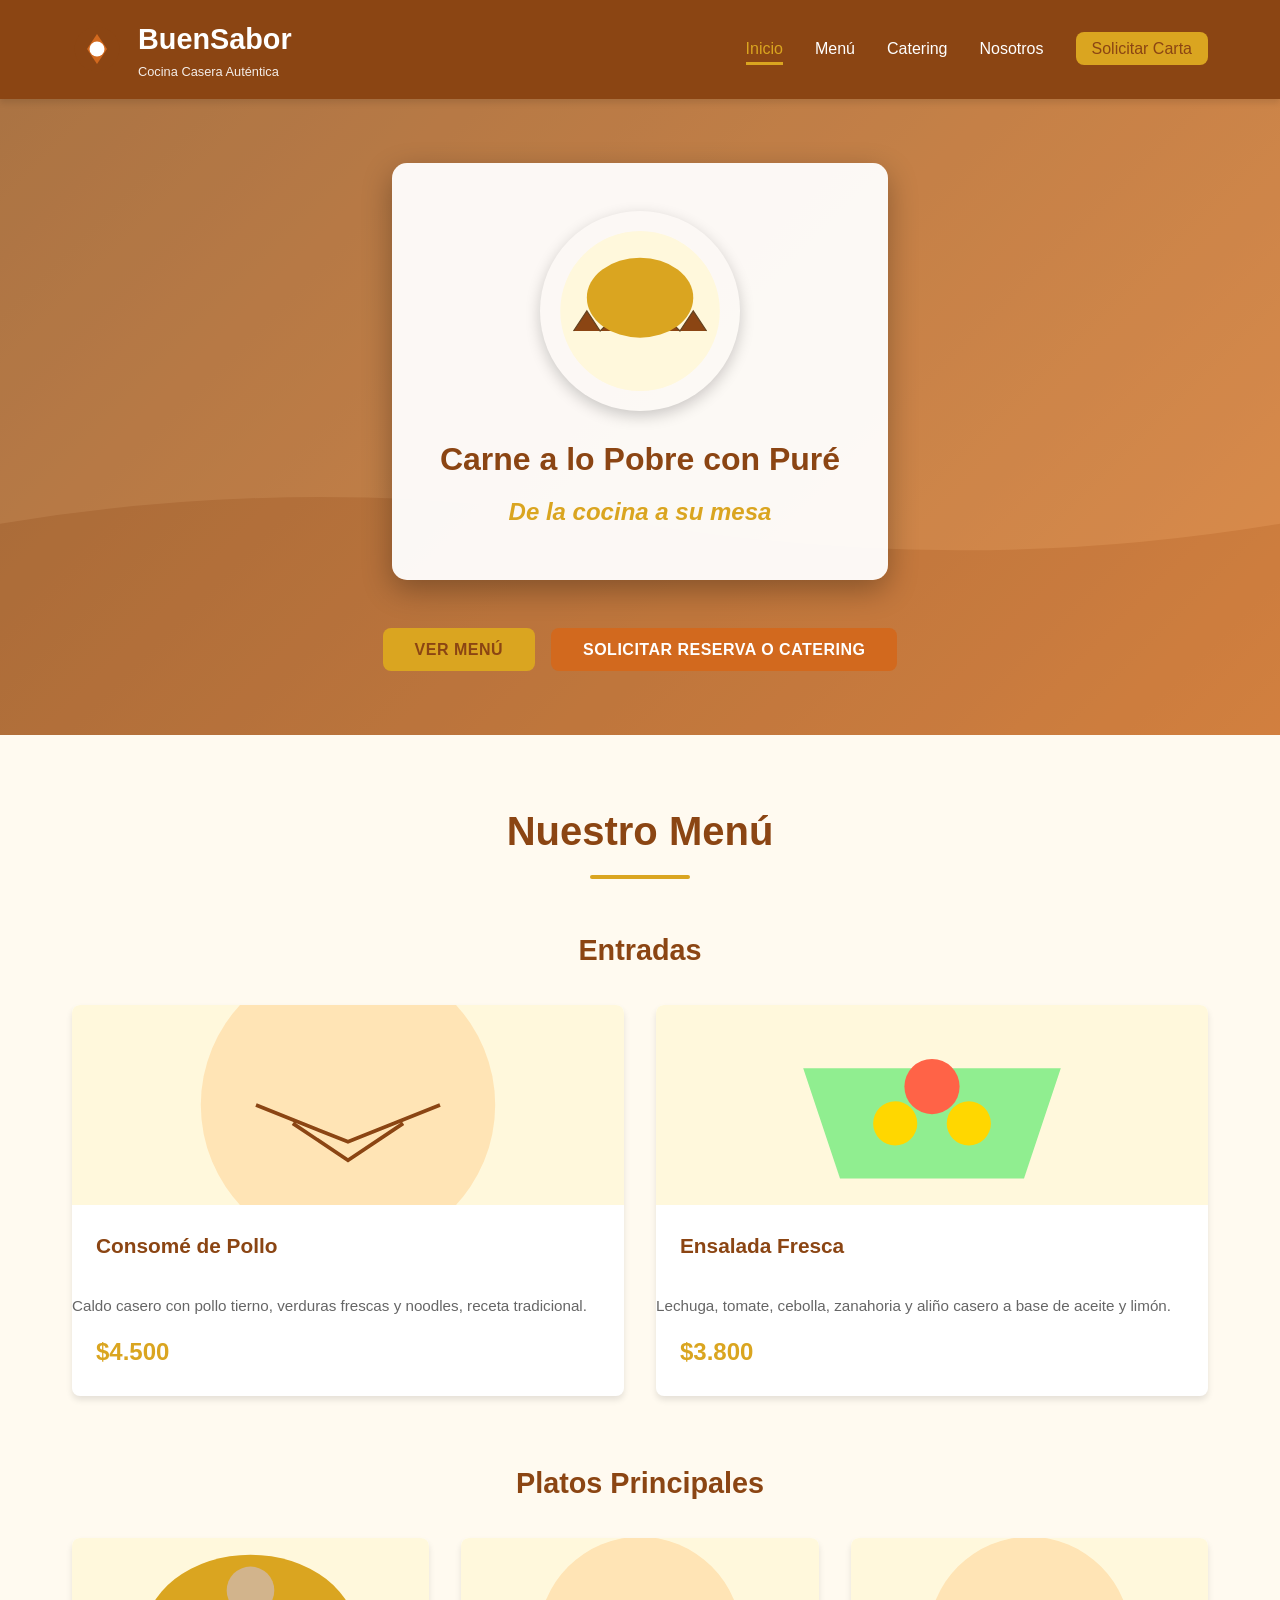
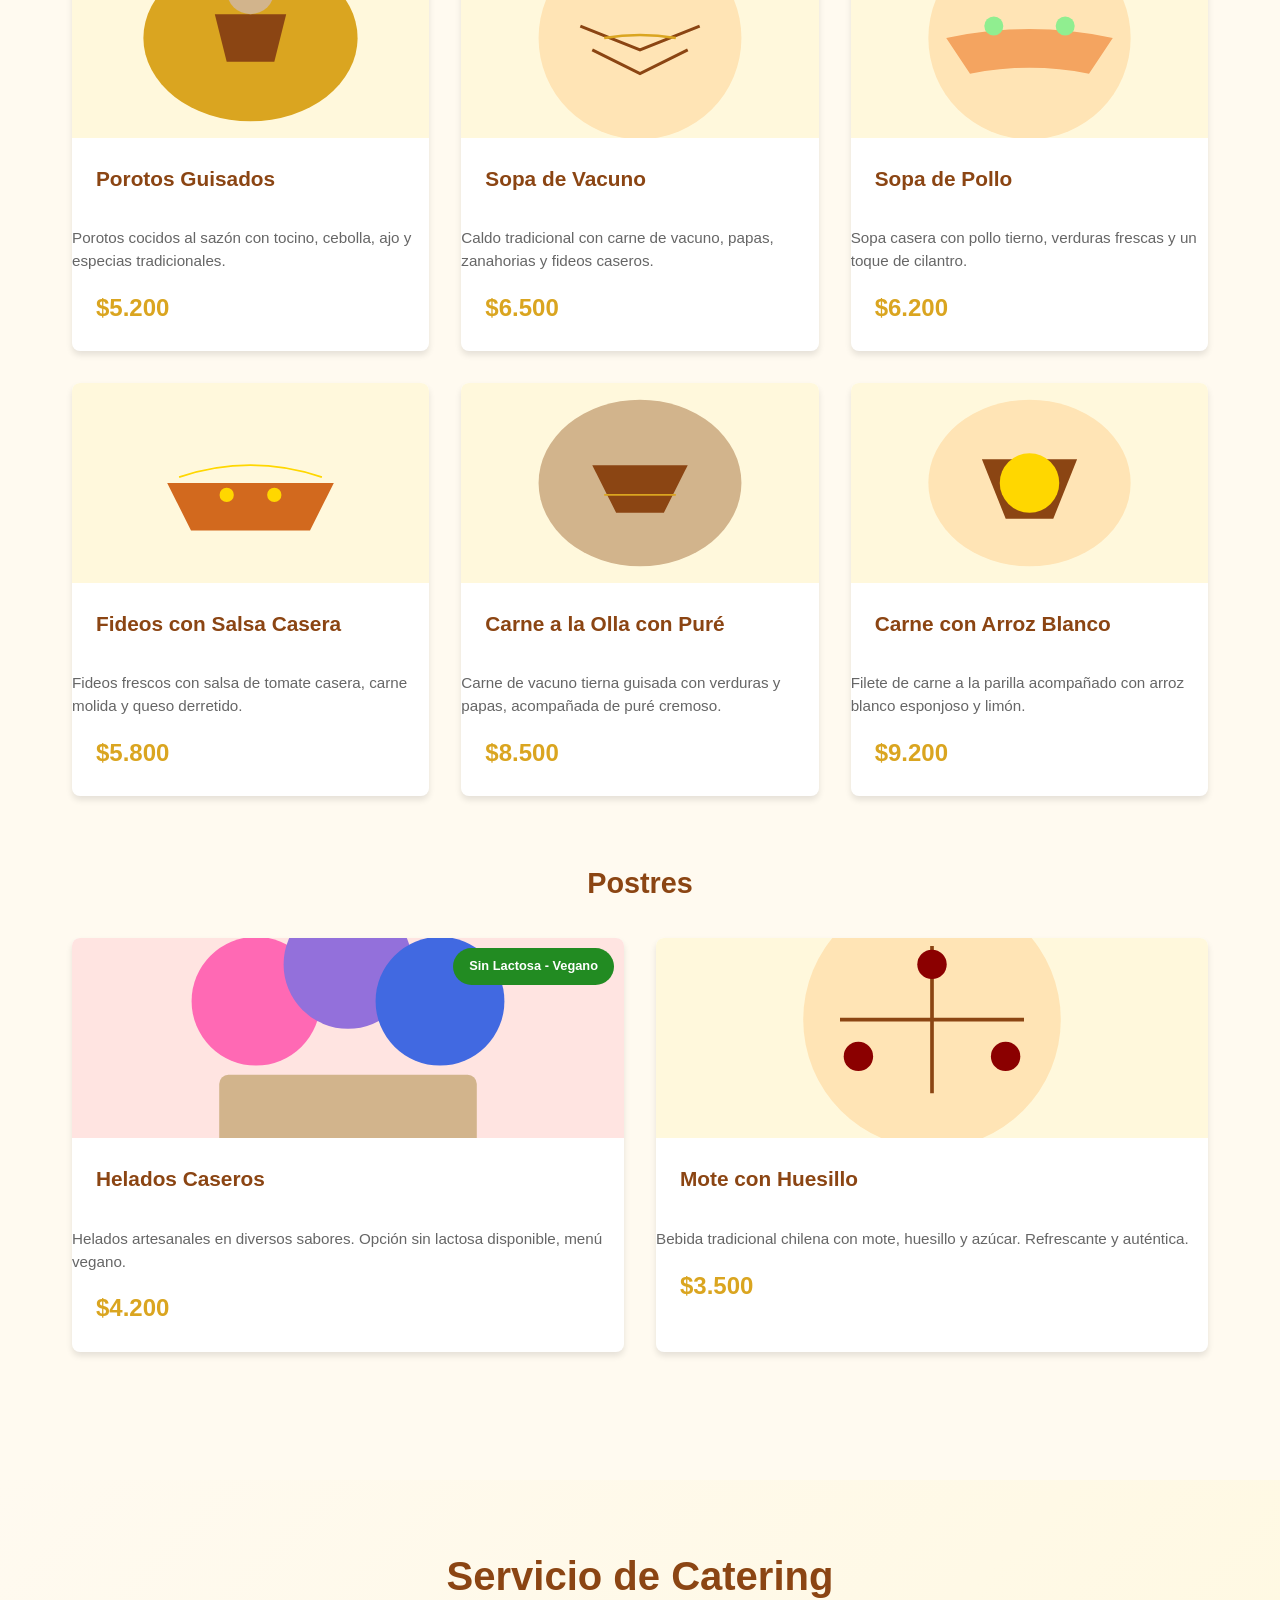
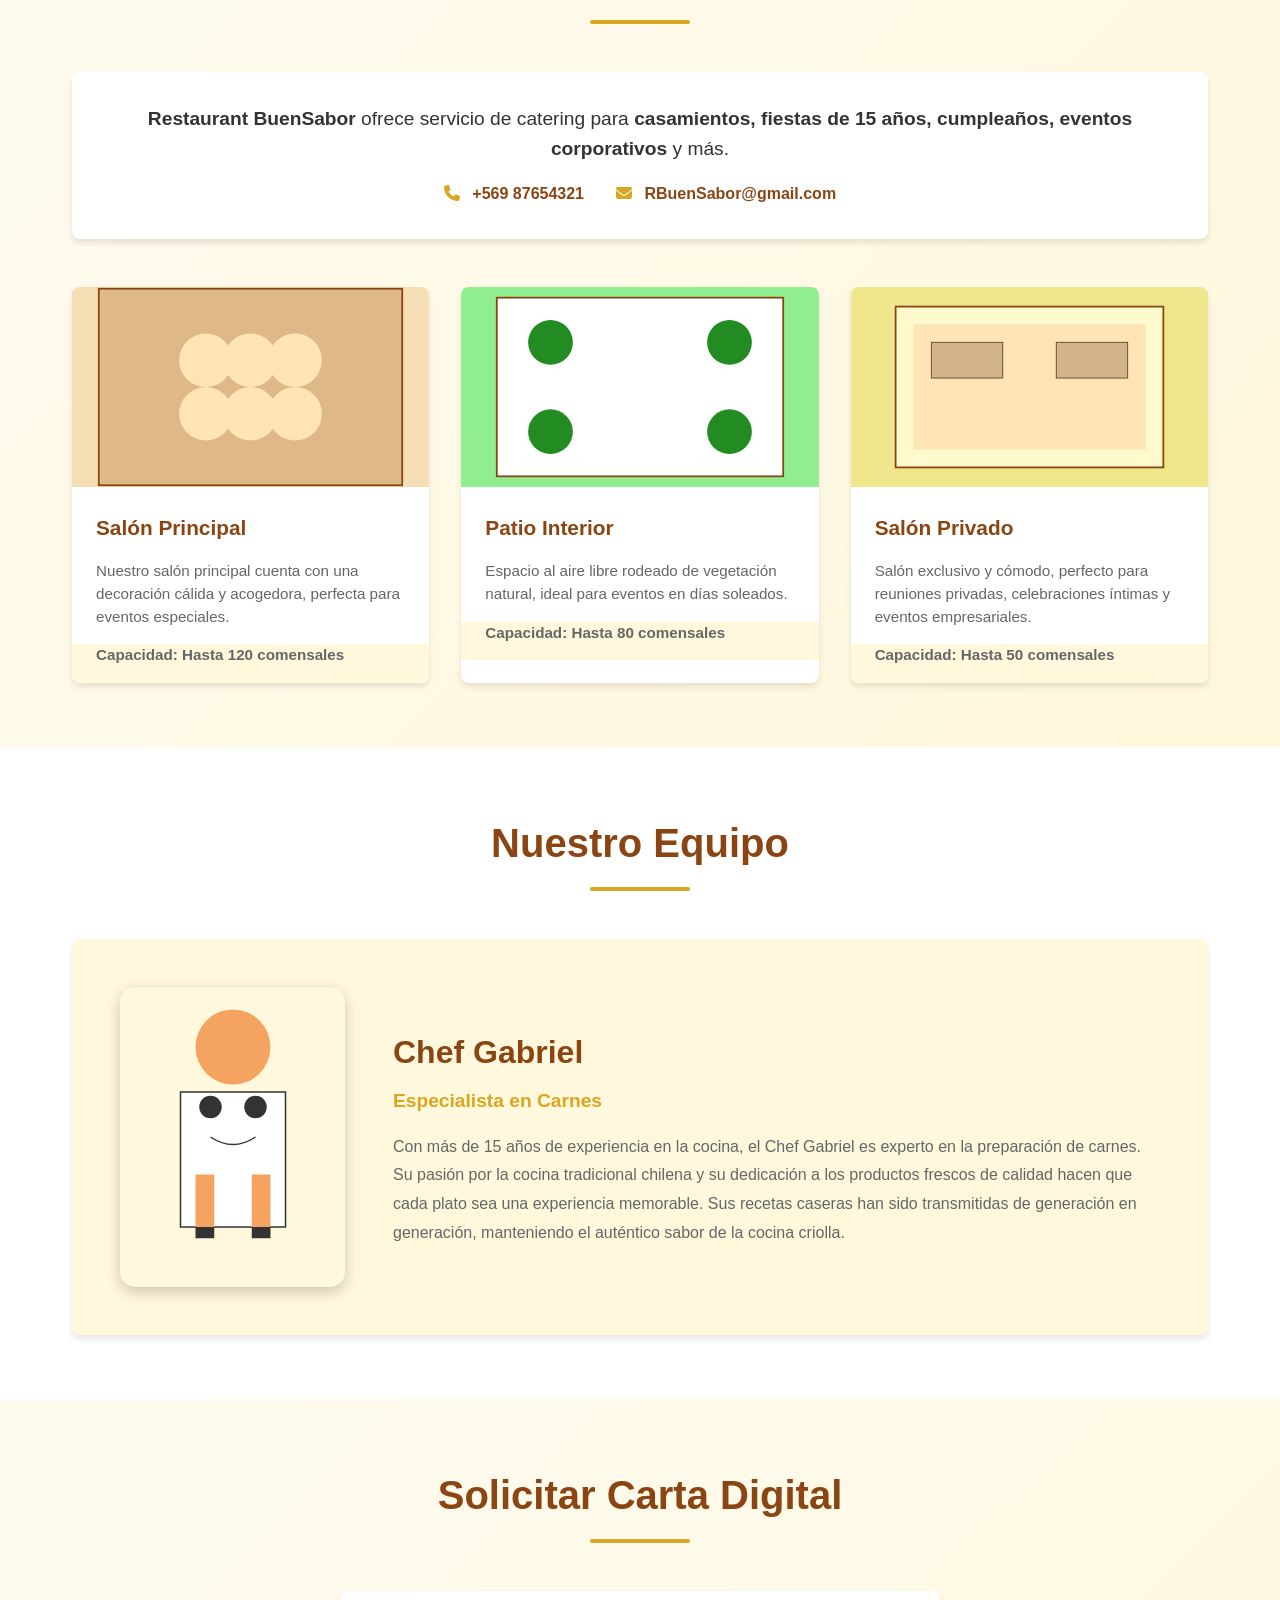
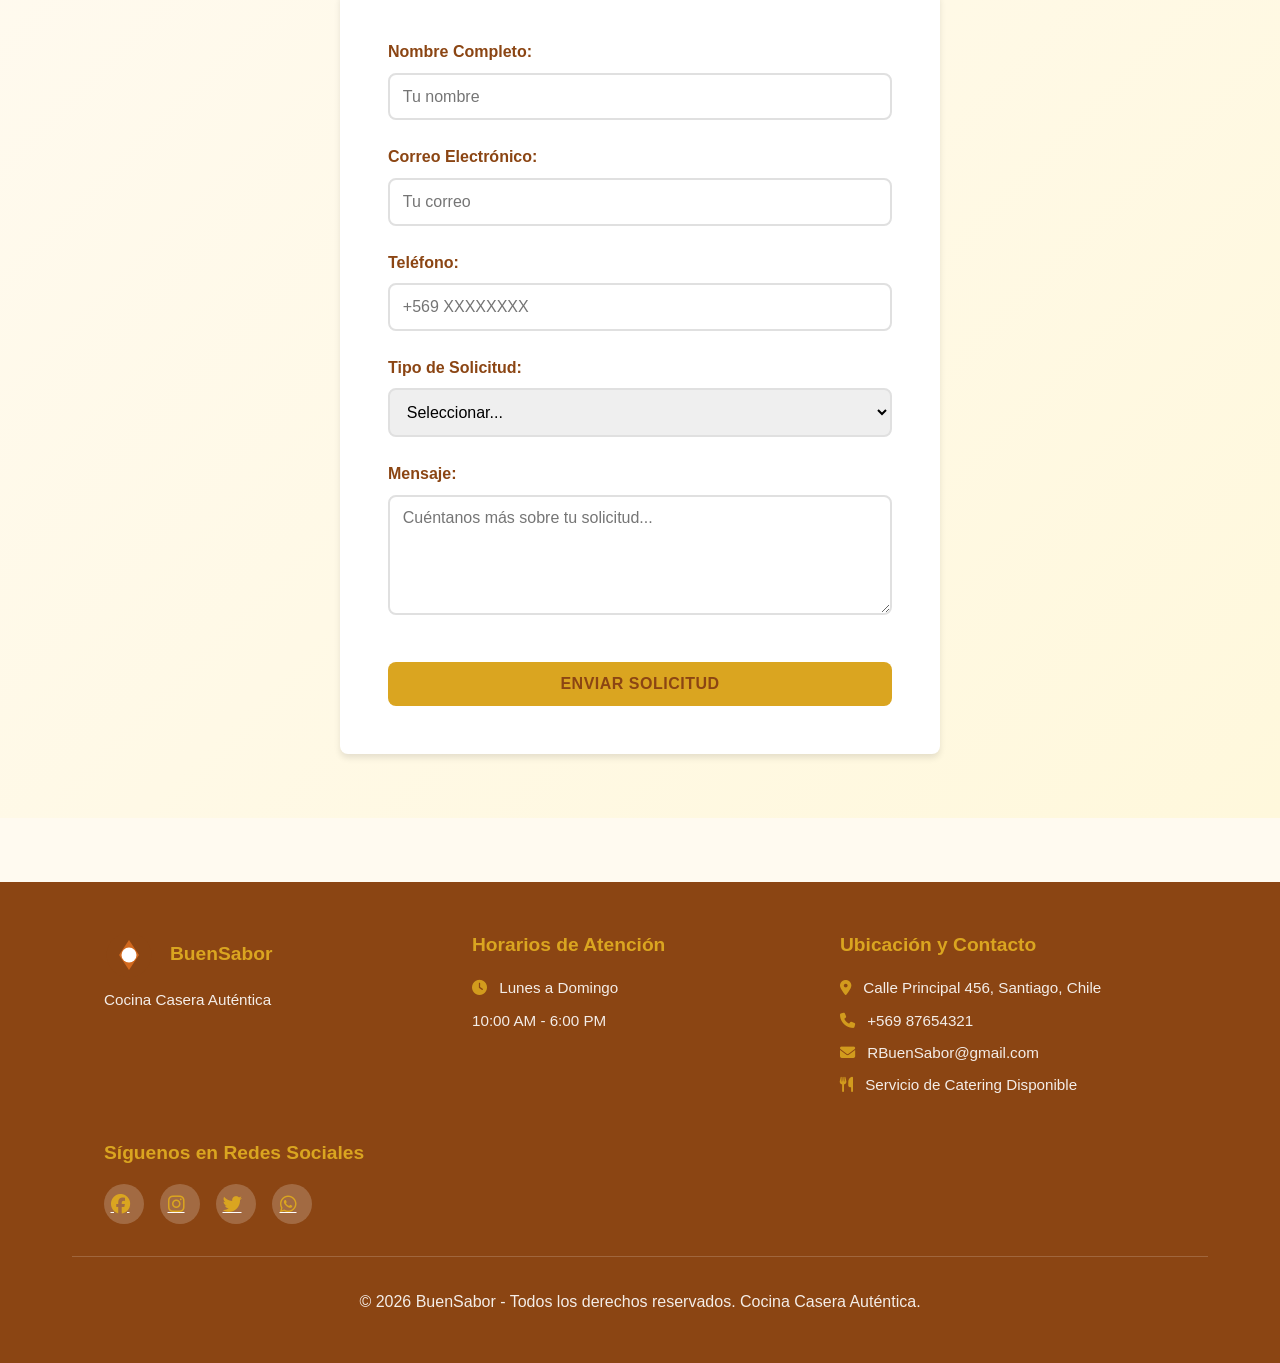
<file: index.html>
<!DOCTYPE html>
<html lang="es">
<head>
    <meta charset="UTF-8">
    <meta name="viewport" content="width=device-width, initial-scale=1.0">
    <title>BuenSabor - Restaurante de Cocina Casera</title>
    <link rel="stylesheet" href="styles.css">
    <link rel="stylesheet" href="https://cdnjs.cloudflare.com/ajax/libs/font-awesome/6.4.0/css/all.min.css">
</head>
<body>
    <!-- HEADER Y NAVEGACION -->
    <header class="header">
        <div class="container">
            <div class="logo-section">
                <img src="data:image/svg+xml,%3Csvg xmlns='http://www.w3.org/2000/svg' viewBox='0 0 100 100'%3E%3Ccircle cx='50' cy='50' r='45' fill='%238B4513'/%3E%3Cpath d='M50 20 L70 50 L50 80 L30 50 Z' fill='%23D2691E'/%3E%3Ccircle cx='50' cy='50' r='15' fill='%23FFFFFF'/%3E%3C/svg%3E" alt="Logo BuenSabor" class="logo">
                <div class="logo-text">
                    <h1>BuenSabor</h1>
                    <p class="tagline">Cocina Casera Auténtica</p>
                </div>
            </div>
            
            <nav class="navbar">
                <ul class="nav-links">
                    <li><a href="#inicio">Inicio</a></li>
                    <li><a href="#menu">Menú</a></li>
                    <li><a href="#catering">Catering</a></li>
                    <li><a href="#nosotros">Nosotros</a></li>
                    <li><a href="#solicitar-carta" class="btn-cart">Solicitar Carta</a></li>
                </ul>
            </nav>
        </div>
    </header>

    <!-- SECCION HERO -->
    <section class="hero" id="inicio">
        <div class="hero-background">
            <img src="data:image/svg+xml,%3Csvg xmlns='http://www.w3.org/2000/svg' viewBox='0 0 1200 600'%3E%3Crect fill='%23F5DEB3' width='1200' height='600'/%3E%3Cpath d='M0 400 Q300 350 600 400 T1200 400 L1200 600 L0 600 Z' fill='%23D2B48C'/%3E%3C/svg%3E" alt="Ambiente del Restaurante" class="bg-image">
        </div>
        
        <div class="hero-content">
            <div class="dish-container">
                <img src="data:image/svg+xml,%3Csvg xmlns='http://www.w3.org/2000/svg' viewBox='0 0 400 300'%3E%3Ccircle cx='200' cy='150' r='120' fill='%23FFF8DC'/%3E%3Cpath d='M100 180 L120 150 L140 180 L160 160 L180 180 L200 160 L220 180 L240 160 L260 180 L280 150 L300 180' fill='%238B4513' stroke='%23654321' stroke-width='2'/%3E%3Cellipse cx='200' cy='130' rx='80' ry='60' fill='%23DAA520'/%3E%3C/svg%3E" alt="Carne a lo Pobre con Puré" class="dish-image">
                <h2 class="dish-name">Carne a lo Pobre con Puré</h2>
                <p class="slogan">De la cocina a su mesa</p>
            </div>
            
            <div class="hero-buttons">
                <button class="btn btn-primary" onclick="scrollToMenu()">Ver Menú</button>
                <button class="btn btn-secondary" onclick="scrollToReservation()">Solicitar Reserva o Catering</button>
            </div>
        </div>
    </section>

    <!-- SECCION MENU -->
    <section class="menu-section" id="menu">
        <div class="container">
            <h2 class="section-title">Nuestro Menú</h2>
            
            <!-- ENTRADAS -->
            <div class="menu-category">
                <h3 class="category-title">Entradas</h3>
                <div class="dishes-grid">
                    <div class="dish-card">
                        <img src="data:image/svg+xml,%3Csvg xmlns='http://www.w3.org/2000/svg' viewBox='0 0 300 200'%3E%3Crect fill='%23FFF8DC' width='300' height='200'/%3E%3Ccircle cx='150' cy='100' r='80' fill='%23FFE4B5'/%3E%3Cpath d='M100 100 L150 120 L200 100 M120 110 L150 130 L180 110' stroke='%238B4513' stroke-width='2' fill='none'/%3E%3C/svg%3E" alt="Consomé de Pollo" class="dish-img">
                        <h4 class="dish-title">Consomé de Pollo</h4>
                        <p class="dish-description">Caldo casero con pollo tierno, verduras frescas y noodles, receta tradicional.</p>
                        <p class="dish-price">$4.500</p>
                    </div>

                    <div class="dish-card">
                        <img src="data:image/svg+xml,%3Csvg xmlns='http://www.w3.org/2000/svg' viewBox='0 0 300 200'%3E%3Crect fill='%23FFF8DC' width='300' height='200'/%3E%3Cpath d='M80 80 L220 80 L200 140 L100 140 Z' fill='%2390EE90'/%3E%3Ccircle cx='150' cy='90' r='15' fill='%23FF6347'/%3E%3Ccircle cx='130' cy='110' r='12' fill='%23FFD700'/%3E%3Ccircle cx='170' cy='110' r='12' fill='%23FFD700'/%3E%3C/svg%3E" alt="Ensalada Fresca" class="dish-img">
                        <h4 class="dish-title">Ensalada Fresca</h4>
                        <p class="dish-description">Lechuga, tomate, cebolla, zanahoria y aliño casero a base de aceite y limón.</p>
                        <p class="dish-price">$3.800</p>
                    </div>
                </div>
            </div>

            <!-- PLATOS PRINCIPALES -->
            <div class="menu-category">
                <h3 class="category-title">Platos Principales</h3>
                <div class="dishes-grid">
                    <div class="dish-card">
                        <img src="data:image/svg+xml,%3Csvg xmlns='http://www.w3.org/2000/svg' viewBox='0 0 300 200'%3E%3Crect fill='%23FFF8DC' width='300' height='200'/%3E%3Cellipse cx='150' cy='100' rx='90' ry='70' fill='%23DAA520'/%3E%3Cpath d='M120 80 L180 80 L170 120 L130 120 Z' fill='%238B4513'/%3E%3Ccircle cx='150' cy='60' r='20' fill='%23D2B48C'/%3E%3C/svg%3E" alt="Porotos Guisados" class="dish-img">
                        <h4 class="dish-title">Porotos Guisados</h4>
                        <p class="dish-description">Porotos cocidos al sazón con tocino, cebolla, ajo y especias tradicionales.</p>
                        <p class="dish-price">$5.200</p>
                    </div>

                    <div class="dish-card">
                        <img src="data:image/svg+xml,%3Csvg xmlns='http://www.w3.org/2000/svg' viewBox='0 0 300 200'%3E%3Crect fill='%23FFF8DC' width='300' height='200'/%3E%3Ccircle cx='150' cy='100' r='85' fill='%23FFE4B5'/%3E%3Cpath d='M100 90 L150 110 L200 90 M110 110 L150 130 L190 110' stroke='%238B4513' stroke-width='2.5' fill='none'/%3E%3Cpath d='M120 100 Q150 95 180 100' stroke='%23DAA520' stroke-width='2' fill='none'/%3E%3C/svg%3E" alt="Sopa de Vacuno" class="dish-img">
                        <h4 class="dish-title">Sopa de Vacuno</h4>
                        <p class="dish-description">Caldo tradicional con carne de vacuno, papas, zanahorias y fideos caseros.</p>
                        <p class="dish-price">$6.500</p>
                    </div>

                    <div class="dish-card">
                        <img src="data:image/svg+xml,%3Csvg xmlns='http://www.w3.org/2000/svg' viewBox='0 0 300 200'%3E%3Crect fill='%23FFF8DC' width='300' height='200'/%3E%3Ccircle cx='150' cy='100' r='85' fill='%23FFE4B5'/%3E%3Cpath d='M80 100 Q150 85 220 100 L200 130 Q150 120 100 130 Z' fill='%23F4A460'/%3E%3Ccircle cx='120' cy='90' r='8' fill='%2390EE90'/%3E%3Ccircle cx='180' cy='90' r='8' fill='%2390EE90'/%3E%3C/svg%3E" alt="Sopa de Pollo" class="dish-img">
                        <h4 class="dish-title">Sopa de Pollo</h4>
                        <p class="dish-description">Sopa casera con pollo tierno, verduras frescas y un toque de cilantro.</p>
                        <p class="dish-price">$6.200</p>
                    </div>

                    <div class="dish-card">
                        <img src="data:image/svg+xml,%3Csvg xmlns='http://www.w3.org/2000/svg' viewBox='0 0 300 200'%3E%3Crect fill='%23FFF8DC' width='300' height='200'/%3E%3Cpath d='M80 100 L220 100 L200 140 L100 140 Z' fill='%23D2691E'/%3E%3Cpath d='M90 95 Q150 75 210 95' stroke='%23FFD700' stroke-width='1.5' fill='none'/%3E%3Ccircle cx='130' cy='110' r='6' fill='%23FFD700'/%3E%3Ccircle cx='170' cy='110' r='6' fill='%23FFD700'/%3E%3C/svg%3E" alt="Fideos con Salsa" class="dish-img">
                        <h4 class="dish-title">Fideos con Salsa Casera</h4>
                        <p class="dish-description">Fideos frescos con salsa de tomate casera, carne molida y queso derretido.</p>
                        <p class="dish-price">$5.800</p>
                    </div>

                    <div class="dish-card">
                        <img src="data:image/svg+xml,%3Csvg xmlns='http://www.w3.org/2000/svg' viewBox='0 0 300 200'%3E%3Crect fill='%23FFF8DC' width='300' height='200'/%3E%3Cellipse cx='150' cy='100' rx='85' ry='70' fill='%23D2B48C'/%3E%3Cpath d='M110 85 L190 85 L170 125 L130 125 Z' fill='%238B4513'/%3E%3Cpath d='M120 110 L180 110' stroke='%23DAA520' stroke-width='1.5' fill='none'/%3E%3C/svg%3E" alt="Carne a la Olla con Puré" class="dish-img">
                        <h4 class="dish-title">Carne a la Olla con Puré</h4>
                        <p class="dish-description">Carne de vacuno tierna guisada con verduras y papas, acompañada de puré cremoso.</p>
                        <p class="dish-price">$8.500</p>
                    </div>

                    <div class="dish-card">
                        <img src="data:image/svg+xml,%3Csvg xmlns='http://www.w3.org/2000/svg' viewBox='0 0 300 200'%3E%3Crect fill='%23FFF8DC' width='300' height='200'/%3E%3Cellipse cx='150' cy='100' rx='85' ry='70' fill='%23FFE4B5'/%3E%3Cpath d='M110 80 L190 80 L170 130 L130 130 Z' fill='%238B4513'/%3E%3Ccircle cx='150' cy='100' r='25' fill='%23FFD700'/%3E%3C/svg%3E" alt="Carne con Arroz" class="dish-img">
                        <h4 class="dish-title">Carne con Arroz Blanco</h4>
                        <p class="dish-description">Filete de carne a la parilla acompañado con arroz blanco esponjoso y limón.</p>
                        <p class="dish-price">$9.200</p>
                    </div>
                </div>
            </div>

            <!-- POSTRES -->
            <div class="menu-category">
                <h3 class="category-title">Postres</h3>
                <div class="dishes-grid">
                    <div class="dish-card">
                        <div class="vegan-badge">Sin Lactosa - Vegano</div>
                        <img src="data:image/svg+xml,%3Csvg xmlns='http://www.w3.org/2000/svg' viewBox='0 0 300 200'%3E%3Crect fill='%23FFE4E1' width='300' height='200'/%3E%3Ccircle cx='100' cy='80' r='35' fill='%23FF69B4'/%3E%3Ccircle cx='150' cy='60' r='35' fill='%239370DB'/%3E%3Ccircle cx='200' cy='80' r='35' fill='%234169E1'/%3E%3Crect x='80' y='120' width='140' height='40' fill='%23D2B48C' rx='5'/%3E%3C/svg%3E" alt="Helados" class="dish-img">
                        <h4 class="dish-title">Helados Caseros</h4>
                        <p class="dish-description">Helados artesanales en diversos sabores. Opción sin lactosa disponible, menú vegano.</p>
                        <p class="dish-price">$4.200</p>
                    </div>

                    <div class="dish-card">
                        <img src="data:image/svg+xml,%3Csvg xmlns='http://www.w3.org/2000/svg' viewBox='0 0 300 200'%3E%3Crect fill='%23FFF8DC' width='300' height='200'/%3E%3Ccircle cx='150' cy='90' r='70' fill='%23FFE4B5'/%3E%3Cpath d='M100 90 L200 90 M150 50 L150 130' stroke='%238B4513' stroke-width='2' fill='none'/%3E%3Ccircle cx='110' cy='110' r='8' fill='%238B0000'/%3E%3Ccircle cx='190' cy='110' r='8' fill='%238B0000'/%3E%3Ccircle cx='150' cy='60' r='8' fill='%238B0000'/%3E%3C/svg%3E" alt="Mote con Huesillo" class="dish-img">
                        <h4 class="dish-title">Mote con Huesillo</h4>
                        <p class="dish-description">Bebida tradicional chilena con mote, huesillo y azúcar. Refrescante y auténtica.</p>
                        <p class="dish-price">$3.500</p>
                    </div>
                </div>
            </div>
        </div>
    </section>

    <!-- SECCION CATERING -->
    <section class="catering-section" id="catering">
        <div class="container">
            <h2 class="section-title">Servicio de Catering</h2>
            
            <div class="catering-intro">
                <p class="catering-text">
                    <strong>Restaurant BuenSabor</strong> ofrece servicio de catering para <strong>casamientos, fiestas de 15 años, cumpleaños, eventos corporativos</strong> y más.
                </p>
                <div class="catering-contact">
                    <p><i class="fas fa-phone"></i> <strong>+569 87654321</strong></p>
                    <p><i class="fas fa-envelope"></i> <strong>RBuenSabor@gmail.com</strong></p>
                </div>
            </div>

            <div class="catering-grid">
                <!-- SALON PRINCIPAL -->
                <div class="catering-card">
                    <img src="data:image/svg+xml,%3Csvg xmlns='http://www.w3.org/2000/svg' viewBox='0 0 400 300'%3E%3Crect fill='%23F5DEB3' width='400' height='300'/%3E%3Crect x='30' y='40' width='340' height='220' fill='%23DEB887' stroke='%238B4513' stroke-width='2'/%3E%3Ccircle cx='150' cy='120' r='30' fill='%23FFE4B5'/%3E%3Ccircle cx='200' cy='120' r='30' fill='%23FFE4B5'/%3E%3Ccircle cx='250' cy='120' r='30' fill='%23FFE4B5'/%3E%3Ccircle cx='150' cy='180' r='30' fill='%23FFE4B5'/%3E%3Ccircle cx='200' cy='180' r='30' fill='%23FFE4B5'/%3E%3Ccircle cx='250' cy='180' r='30' fill='%23FFE4B5'/%3E%3C/svg%3E" alt="Salón Principal" class="catering-img">
                    <h4>Salón Principal</h4>
                    <p>Nuestro salón principal cuenta con una decoración cálida y acogedora, perfecta para eventos especiales.</p>
                    <p class="capacity"><strong>Capacidad:</strong> Hasta 120 comensales</p>
                </div>

                <!-- PATIO INTERIOR -->
                <div class="catering-card">
                    <img src="data:image/svg+xml,%3Csvg xmlns='http://www.w3.org/2000/svg' viewBox='0 0 400 300'%3E%3Crect fill='%2390EE90' width='400' height='300'/%3E%3Crect x='40' y='50' width='320' height='200' fill='%23FFFFFF' stroke='%238B4513' stroke-width='2'/%3E%3Ccircle cx='100' cy='100' r='25' fill='%23228B22'/%3E%3Ccircle cx='300' cy='100' r='25' fill='%23228B22'/%3E%3Ccircle cx='100' cy='200' r='25' fill='%23228B22'/%3E%3Ccircle cx='300' cy='200' r='25' fill='%23228B22'/%3E%3C/svg%3E" alt="Patio Interior" class="catering-img">
                    <h4>Patio Interior</h4>
                    <p>Espacio al aire libre rodeado de vegetación natural, ideal para eventos en días soleados.</p>
                    <p class="capacity"><strong>Capacidad:</strong> Hasta 80 comensales</p>
                </div>

                <!-- SALON PRIVADO -->
                <div class="catering-card">
                    <img src="data:image/svg+xml,%3Csvg xmlns='http://www.w3.org/2000/svg' viewBox='0 0 400 300'%3E%3Crect fill='%23F0E68C' width='400' height='300'/%3E%3Crect x='50' y='60' width='300' height='180' fill='%23FFFACD' stroke='%238B4513' stroke-width='2'/%3E%3Crect x='70' y='80' width='260' height='140' fill='%23FFE4B5'/%3E%3Crect x='90' y='100' width='80' height='40' fill='%23D2B48C' stroke='%23654321' stroke-width='1'/%3E%3Crect x='230' y='100' width='80' height='40' fill='%23D2B48C' stroke='%23654321' stroke-width='1'/%3E%3C/svg%3E" alt="Salón Privado" class="catering-img">
                    <h4>Salón Privado</h4>
                    <p>Salón exclusivo y cómodo, perfecto para reuniones privadas, celebraciones íntimas y eventos empresariales.</p>
                    <p class="capacity"><strong>Capacidad:</strong> Hasta 50 comensales</p>
                </div>
            </div>
        </div>
    </section>

    <!-- SECCION NOSOTROS / CHEF -->
    <section class="about-section" id="nosotros">
        <div class="container">
            <h2 class="section-title">Nuestro Equipo</h2>
            
            <div class="chef-profile">
                <img src="data:image/svg+xml,%3Csvg xmlns='http://www.w3.org/2000/svg' viewBox='0 0 300 400'%3E%3Ccircle cx='150' cy='80' r='50' fill='%23F4A460'/%3E%3Crect x='80' y='140' width='140' height='180' fill='%23FFFFFF' stroke='%23333' stroke-width='2'/%3E%3Ccircle cx='120' cy='160' r='15' fill='%23333'/%3E%3Ccircle cx='180' cy='160' r='15' fill='%23333'/%3E%3Cpath d='M120 200 Q150 220 180 200' stroke='%23333' stroke-width='2' fill='none'/%3E%3Crect x='100' y='250' width='25' height='70' fill='%23F4A460'/%3E%3Crect x='175' y='250' width='25' height='70' fill='%23F4A460'/%3E%3Crect x='100' y='320' width='25' height='15' fill='%23333'/%3E%3Crect x='175' y='320' width='25' height='15' fill='%23333'/%3E%3C/svg%3E" alt="Chef Gabriel" class="chef-photo">
                <div class="chef-info">
                    <h3>Chef Gabriel</h3>
                    <p class="chef-specialty">Especialista en Carnes</p>
                    <p class="chef-description">
                        Con más de 15 años de experiencia en la cocina, el Chef Gabriel es experto en la preparación de carnes. 
                        Su pasión por la cocina tradicional chilena y su dedicación a los productos frescos de calidad hacen que cada 
                        plato sea una experiencia memorable. Sus recetas caseras han sido transmitidas de generación en generación, 
                        manteniendo el auténtico sabor de la cocina criolla.
                    </p>
                </div>
            </div>
        </div>
    </section>

    <!-- SECCION SOLICITAR CARTA -->
    <section class="cart-section" id="solicitar-carta">
        <div class="container">
            <h2 class="section-title">Solicitar Carta Digital</h2>
            <form class="cart-form" onsubmit="handleFormSubmit(event)">
                <div class="form-group">
                    <label for="nombre">Nombre Completo:</label>
                    <input type="text" id="nombre" name="nombre" required placeholder="Tu nombre">
                </div>
                
                <div class="form-group">
                    <label for="email">Correo Electrónico:</label>
                    <input type="email" id="email" name="email" required placeholder="Tu correo">
                </div>
                
                <div class="form-group">
                    <label for="telefono">Teléfono:</label>
                    <input type="tel" id="telefono" name="telefono" required placeholder="+569 XXXXXXXX">
                </div>
                
                <div class="form-group">
                    <label for="tipo">Tipo de Solicitud:</label>
                    <select id="tipo" name="tipo" required>
                        <option value="">Seleccionar...</option>
                        <option value="carta">Carta Digital</option>
                        <option value="reserva">Reserva</option>
                        <option value="catering">Consulta de Catering</option>
                    </select>
                </div>
                
                <div class="form-group">
                    <label for="mensaje">Mensaje:</label>
                    <textarea id="mensaje" name="mensaje" rows="5" placeholder="Cuéntanos más sobre tu solicitud..."></textarea>
                </div>
                
                <button type="submit" class="btn btn-primary">Enviar Solicitud</button>
            </form>
        </div>
    </section>

    <!-- FOOTER -->
    <footer class="footer">
        <div class="container">
            <div class="footer-content">
                <!-- INFO RESTAURANTE -->
                <div class="footer-section">
                    <div class="footer-logo">
                        <img src="data:image/svg+xml,%3Csvg xmlns='http://www.w3.org/2000/svg' viewBox='0 0 100 100'%3E%3Ccircle cx='50' cy='50' r='45' fill='%238B4513'/%3E%3Cpath d='M50 20 L70 50 L50 80 L30 50 Z' fill='%23D2691E'/%3E%3Ccircle cx='50' cy='50' r='15' fill='%23FFFFFF'/%3E%3C/svg%3E" alt="BuenSabor" class="footer-logo-img">
                        <h4>BuenSabor</h4>
                    </div>
                    <p class="footer-tagline">Cocina Casera Auténtica</p>
                </div>

                <!-- HORARIOS -->
                <div class="footer-section">
                    <h4>Horarios de Atención</h4>
                    <p><i class="fas fa-clock"></i> Lunes a Domingo</p>
                    <p>10:00 AM - 6:00 PM</p>
                </div>

                <!-- UBICACION Y CONTACTO -->
                <div class="footer-section">
                    <h4>Ubicación y Contacto</h4>
                    <p><i class="fas fa-map-marker-alt"></i> Calle Principal 456, Santiago, Chile</p>
                    <p><i class="fas fa-phone"></i> +569 87654321</p>
                    <p><i class="fas fa-envelope"></i> RBuenSabor@gmail.com</p>
                    <p><i class="fas fa-utensils"></i> Servicio de Catering Disponible</p>
                </div>

                <!-- REDES SOCIALES -->
                <div class="footer-section">
                    <h4>Síguenos en Redes Sociales</h4>
                    <div class="social-links">
                        <a href="#" title="Facebook"><i class="fab fa-facebook"></i></a>
                        <a href="#" title="Instagram"><i class="fab fa-instagram"></i></a>
                        <a href="#" title="Twitter"><i class="fab fa-twitter"></i></a>
                        <a href="#" title="WhatsApp"><i class="fab fa-whatsapp"></i></a>
                    </div>
                </div>
            </div>

            <!-- COPYRIGHT -->
            <div class="footer-bottom">
                <p>&copy; 2026 BuenSabor - Todos los derechos reservados. Cocina Casera Auténtica.</p>
            </div>
        </div>
    </footer>

    <script src="script.js"></script>
</body>
</html>
</file>
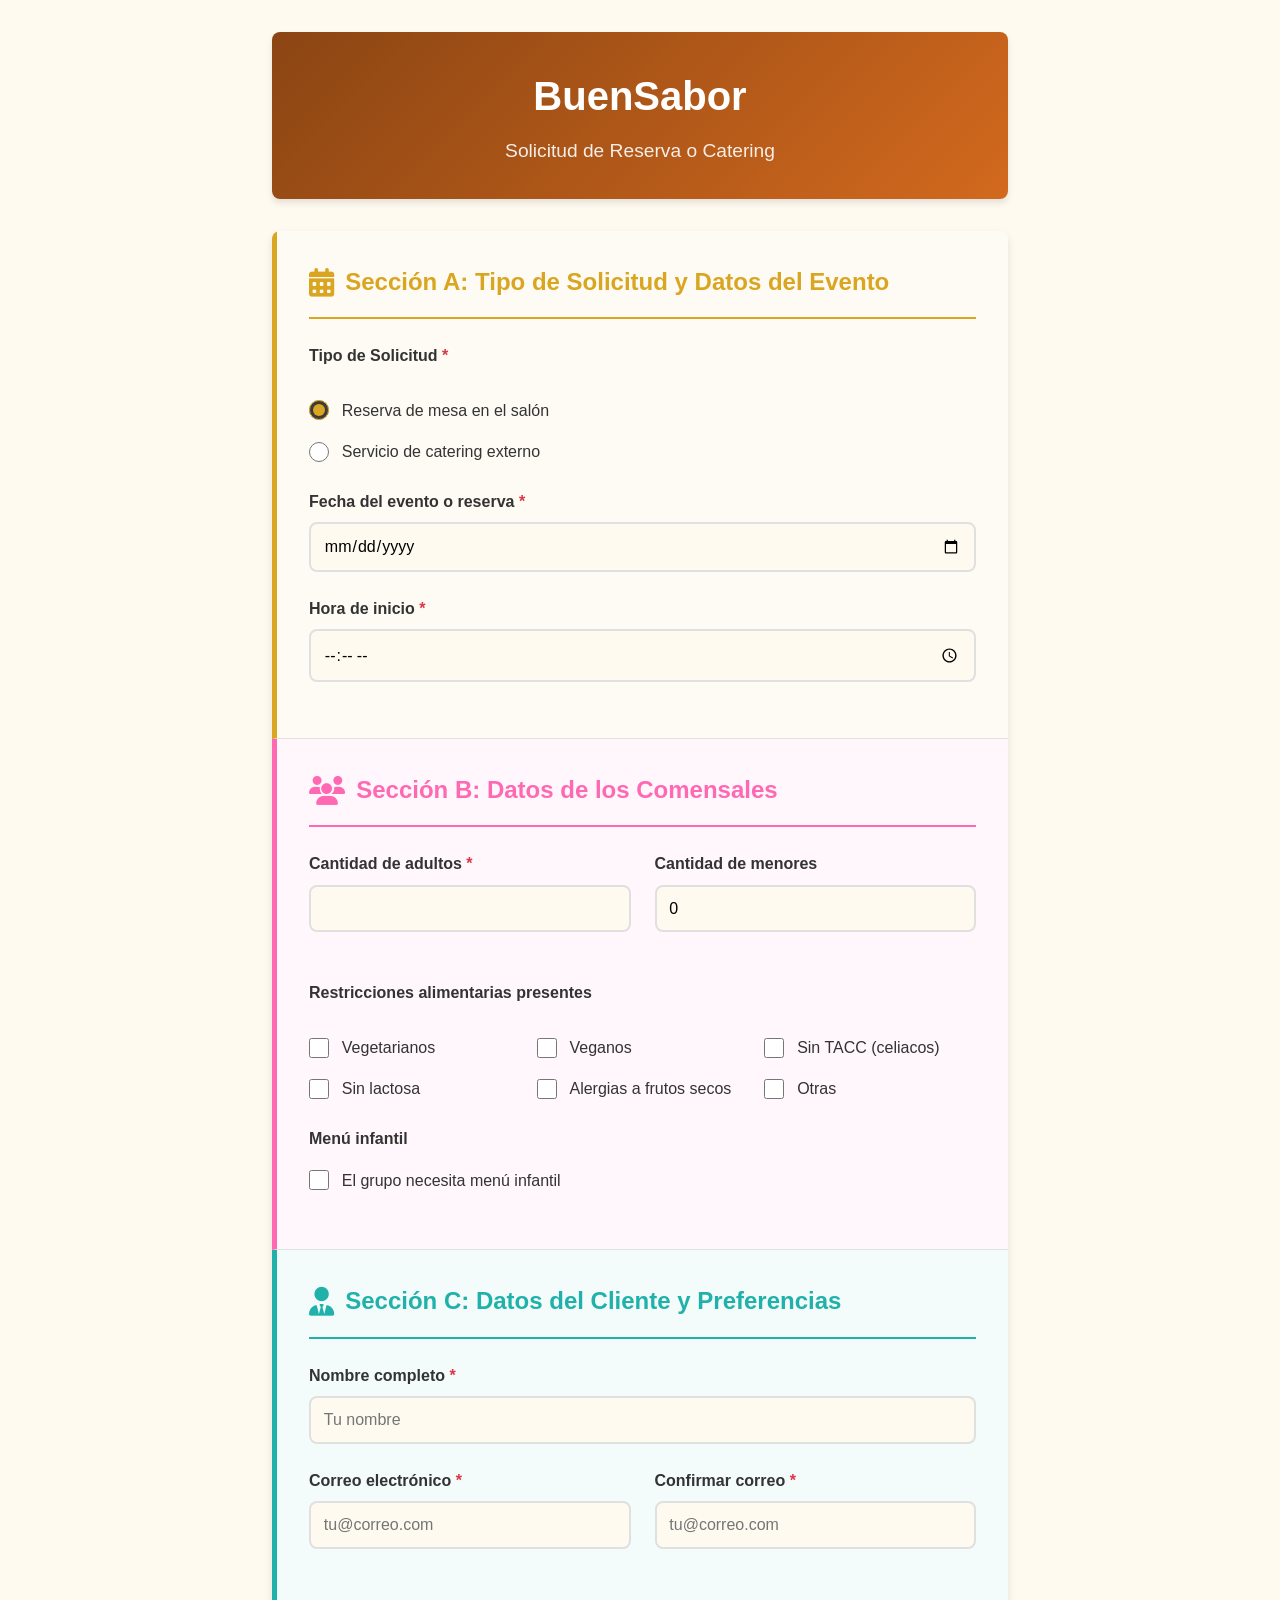
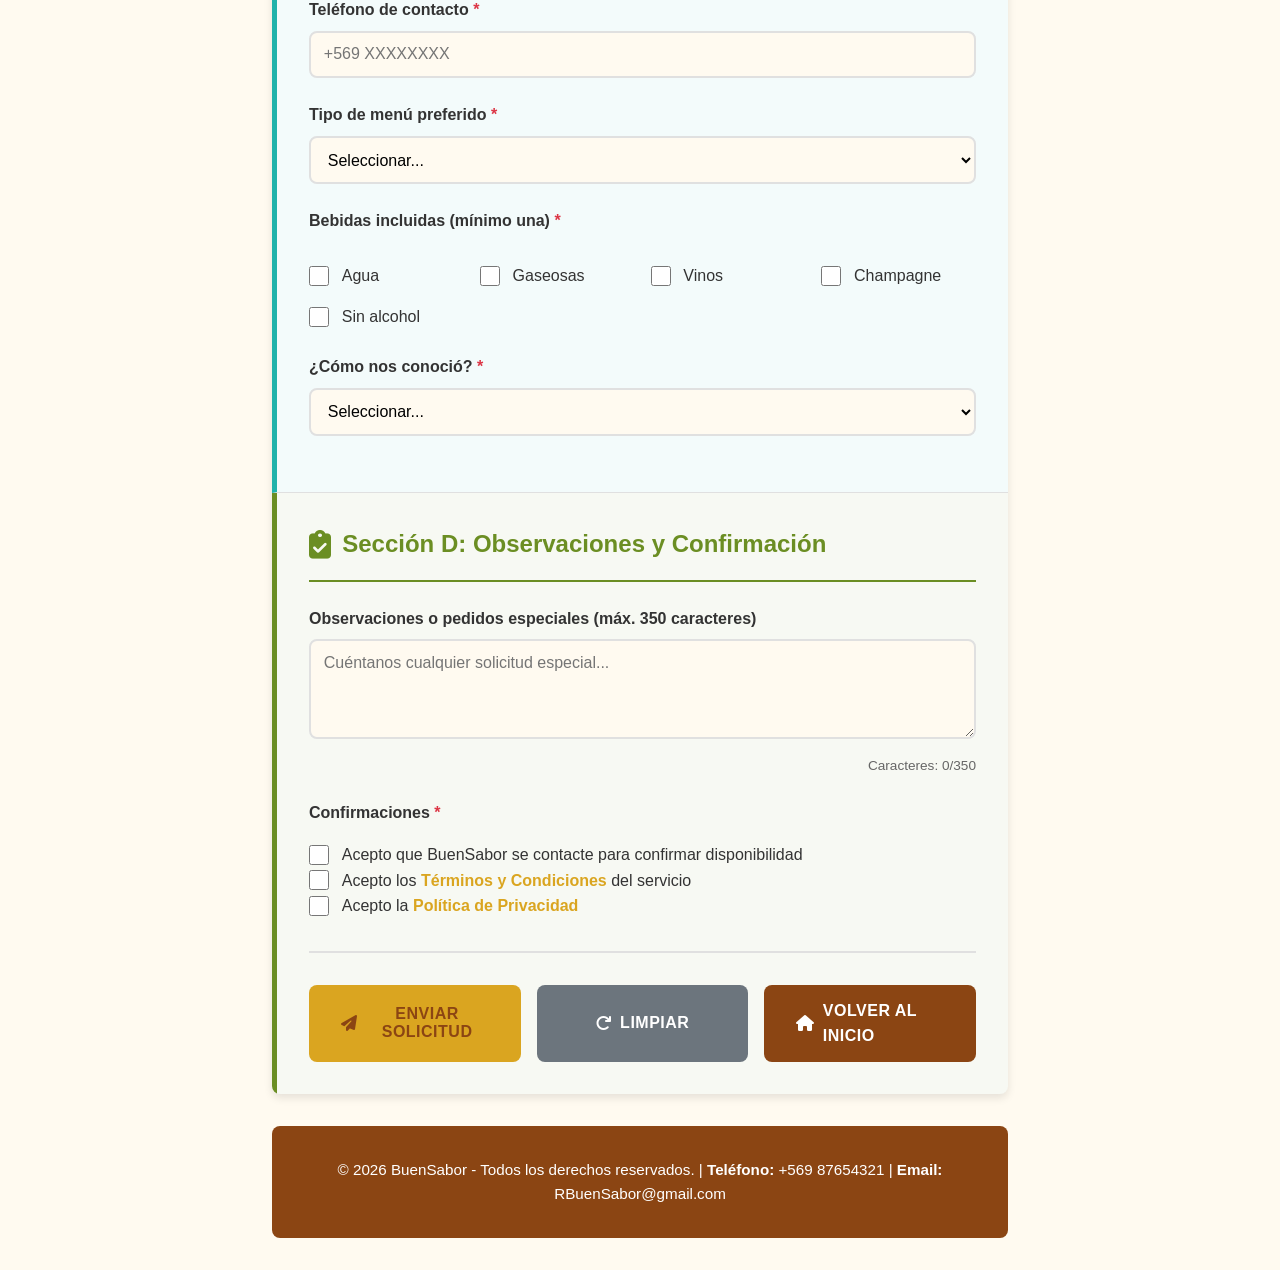
<file: solicitud.html>
<!DOCTYPE html>
<html lang="es">
<head>
    <meta charset="UTF-8">
    <meta name="viewport" content="width=device-width, initial-scale=1.0">
    <title>Solicitud de Reserva o Catering - BuenSabor</title>
    <link rel="stylesheet" href="solicitud-styles.css">
    <link rel="stylesheet" href="https://cdnjs.cloudflare.com/ajax/libs/font-awesome/6.4.0/css/all.min.css">
</head>
<body>
    <div class="container-solicitud">
        <!-- HEADER -->
        <div class="header-solicitud">
            <h1>BuenSabor</h1>
            <p>Solicitud de Reserva o Catering</p>
        </div>

        <!-- FORMULARIO -->
        <div class="form-container">
            <form id="solicitudForm">
                <!-- SECCIÓN A: TIPO DE SOLICITUD Y DATOS DEL EVENTO -->
                <div class="form-section seccion-a">
                    <h2><i class="fas fa-calendar-alt"></i> Sección A: Tipo de Solicitud y Datos del Evento</h2>

                    <!-- Radio buttons: Tipo de solicitud -->
                    <fieldset class="form-group">
                        <legend>Tipo de Solicitud <span class="required">*</span></legend>
                        <div class="radio-group">
                            <div class="radio-item">
                                <input type="radio" id="reservaMesa" name="tipoSolicitud" value="reserva" checked>
                                <label for="reservaMesa">Reserva de mesa en el salón</label>
                            </div>
                            <div class="radio-item">
                                <input type="radio" id="cateringExterno" name="tipoSolicitud" value="catering">
                                <label for="cateringExterno">Servicio de catering externo</label>
                            </div>
                        </div>
                    </fieldset>

                    <!-- Fecha del evento -->
                    <div class="form-group">
                        <label for="fechaEvento">Fecha del evento o reserva <span class="required">*</span></label>
                        <input type="date" id="fechaEvento" name="fechaEvento" required>
                    </div>

                    <!-- Hora de inicio -->
                    <div class="form-group">
                        <label for="horaInicio">Hora de inicio <span class="required">*</span></label>
                        <input type="time" id="horaInicio" name="horaInicio" required>
                    </div>

                    <!-- Duración (solo catering) -->
                    <div class="form-group campo-condicional" id="duracionGroup">
                        <label for="duracion">Duración estimada del evento <span class="required">*</span></label>
                        <select id="duracion" name="duracion">
                            <option value="">Seleccionar...</option>
                            <option value="1hora">1 hora</option>
                            <option value="2horas">2 horas</option>
                            <option value="3horas">3 horas</option>
                            <option value="4horasomas">4 horas o más</option>
                        </select>
                    </div>

                    <!-- Nombre/descripción del evento (solo catering) -->
                    <div class="form-group campo-condicional" id="nombreEventoGroup">
                        <label for="nombreEvento">Nombre o descripción del evento <span class="required">*</span></label>
                        <input type="text" id="nombreEvento" name="nombreEvento" placeholder="Ej: Cumpleaños de 50, Reunión anual de empresa">
                    </div>

                    <!-- Tipo de evento (solo catering) -->
                    <div class="form-group campo-condicional" id="tipoEventoGroup">
                        <label for="tipoEvento">Tipo de evento <span class="required">*</span></label>
                        <select id="tipoEvento" name="tipoEvento">
                            <option value="">Seleccionar...</option>
                            <option value="casamiento">Casamiento</option>
                            <option value="cumpleanos">Cumpleaños</option>
                            <option value="corporativo">Evento corporativo</option>
                            <option value="desayuno">Desayuno o coffee break</option>
                            <option value="otro">Otro</option>
                        </select>
                    </div>

                    <!-- Otro tipo de evento (solo si selecciona "Otro") -->
                    <div class="form-group campo-condicional" id="otroEventoGroup">
                        <label for="otroEvento">Especifique el tipo de evento <span class="required">*</span></label>
                        <input type="text" id="otroEvento" name="otroEvento" placeholder="Describa el tipo de evento">
                    </div>

                    <!-- Lugar del evento (solo catering) -->
                    <div class="form-group campo-condicional" id="lugarEventoGroup">
                        <label for="lugarEvento">Lugar del evento <span class="required">*</span></label>
                        <input type="text" id="lugarEvento" name="lugarEvento" placeholder="Dirección donde se realizará el servicio">
                    </div>
                </div>

                <!-- SECCIÓN B: DATOS DE LOS COMENSALES -->
                <div class="form-section seccion-b">
                    <h2><i class="fas fa-users"></i> Sección B: Datos de los Comensales</h2>

                    <!-- Grid con cantidad de adultos y menores -->
                    <div class="form-group-row">
                        <div class="form-group">
                            <label for="cantidadAdultos">Cantidad de adultos <span class="required">*</span></label>
                            <input type="number" id="cantidadAdultos" name="cantidadAdultos" min="1" max="200" required>
                        </div>
                        <div class="form-group">
                            <label for="cantidadMenores">Cantidad de menores</label>
                            <input type="number" id="cantidadMenores" name="cantidadMenores" min="0" max="50" value="0">
                        </div>
                    </div>

                    <!-- Restricciones alimentarias -->
                    <fieldset class="form-group">
                        <legend>Restricciones alimentarias presentes</legend>
                        <div class="restricciones-grid">
                            <div class="checkbox-item">
                                <input type="checkbox" id="vegetarianos" name="restricciones" value="vegetarianos">
                                <label for="vegetarianos">Vegetarianos</label>
                            </div>
                            <div class="checkbox-item">
                                <input type="checkbox" id="veganos" name="restricciones" value="veganos">
                                <label for="veganos">Veganos</label>
                            </div>
                            <div class="checkbox-item">
                                <input type="checkbox" id="sinTacc" name="restricciones" value="sinTacc">
                                <label for="sinTacc">Sin TACC (celiacos)</label>
                            </div>
                            <div class="checkbox-item">
                                <input type="checkbox" id="sinLactosa" name="restricciones" value="sinLactosa">
                                <label for="sinLactosa">Sin lactosa</label>
                            </div>
                            <div class="checkbox-item">
                                <input type="checkbox" id="frutosSecos" name="restricciones" value="frutosSecos">
                                <label for="frutosSecos">Alergias a frutos secos</label>
                            </div>
                            <div class="checkbox-item">
                                <input type="checkbox" id="otras" name="restricciones" value="otras">
                                <label for="otras">Otras</label>
                            </div>
                        </div>
                    </fieldset>

                    <!-- Otras restricciones (solo si marca "Otras") -->
                    <div class="form-group campo-condicional" id="otrasRestriccionesGroup">
                        <label for="otrasRestricciones">Detalle otras restricciones (máx. 200 caracteres)</label>
                        <textarea id="otrasRestricciones" name="otrasRestricciones" maxlength="200" placeholder="Describa las otras restricciones..."></textarea>
                        <div class="char-count">Caracteres: <span id="otrasRestriccionesCount">0</span>/200</div>
                    </div>

                    <!-- Menú infantil -->
                    <fieldset class="form-group">
                        <legend>Menú infantil</legend>
                        <div class="checkbox-item">
                            <input type="checkbox" id="menuInfantil" name="menuInfantil">
                            <label for="menuInfantil">El grupo necesita menú infantil</label>
                        </div>
                    </fieldset>

                    <!-- Cantidad de menús infantiles (condicional) -->
                    <div class="form-group campo-condicional" id="cantidadMenuInfantilGroup">
                        <label for="cantidadMenuInfantil">Cantidad de menús infantiles <span class="required">*</span></label>
                        <input type="number" id="cantidadMenuInfantil" name="cantidadMenuInfantil" min="1" max="50">
                    </div>
                </div>

                <!-- SECCIÓN C: DATOS DEL CLIENTE Y PREFERENCIAS -->
                <div class="form-section seccion-c">
                    <h2><i class="fas fa-user-tie"></i> Sección C: Datos del Cliente y Preferencias</h2>

                    <!-- Nombre completo -->
                    <div class="form-group">
                        <label for="nombreCompleto">Nombre completo <span class="required">*</span></label>
                        <input type="text" id="nombreCompleto" name="nombreCompleto" required placeholder="Tu nombre">
                    </div>

                    <!-- Grid con correos -->
                    <div class="form-group-row">
                        <div class="form-group">
                            <label for="correoElectronico">Correo electrónico <span class="required">*</span></label>
                            <input type="email" id="correoElectronico" name="correoElectronico" required placeholder="tu@correo.com">
                        </div>
                        <div class="form-group">
                            <label for="confirmarCorreo">Confirmar correo <span class="required">*</span></label>
                            <input type="email" id="confirmarCorreo" name="confirmarCorreo" required placeholder="tu@correo.com">
                        </div>
                    </div>

                    <!-- Teléfono -->
                    <div class="form-group">
                        <label for="telefonoContacto">Teléfono de contacto <span class="required">*</span></label>
                        <input type="tel" id="telefonoContacto" name="telefonoContacto" required placeholder="+569 XXXXXXXX">
                    </div>

                    <!-- Tipo de menú -->
                    <div class="form-group">
                        <label for="tipoMenu">Tipo de menú preferido <span class="required">*</span></label>
                        <select id="tipoMenu" name="tipoMenu" required>
                            <option value="">Seleccionar...</option>
                            <option value="degustacion">Menú degustación</option>
                            <option value="clasico">Menú clásico</option>
                            <option value="infantil">Menú infantil predominante</option>
                            <option value="definir">A definir con el chef</option>
                        </select>
                    </div>

                    <!-- Bebidas incluidas -->
                    <fieldset class="form-group">
                        <legend>Bebidas incluidas (mínimo una) <span class="required">*</span></legend>
                        <div class="bebidas-grid">
                            <div class="checkbox-item">
                                <input type="checkbox" id="agua" name="bebidas" value="agua">
                                <label for="agua">Agua</label>
                            </div>
                            <div class="checkbox-item">
                                <input type="checkbox" id="gaseosas" name="bebidas" value="gaseosas">
                                <label for="gaseosas">Gaseosas</label>
                            </div>
                            <div class="checkbox-item">
                                <input type="checkbox" id="vinos" name="bebidas" value="vinos">
                                <label for="vinos">Vinos</label>
                            </div>
                            <div class="checkbox-item">
                                <input type="checkbox" id="champagne" name="bebidas" value="champagne">
                                <label for="champagne">Champagne</label>
                            </div>
                            <div class="checkbox-item">
                                <input type="checkbox" id="sinAlcohol" name="bebidas" value="sinAlcohol">
                                <label for="sinAlcohol">Sin alcohol</label>
                            </div>
                        </div>
                    </fieldset>

                    <!-- Servicio de mozos (solo catering) -->
                    <fieldset class="form-group campo-condicional" id="servicioMozosGroup">
                        <legend>Servicios adicionales</legend>
                        <div class="checkbox-item">
                            <input type="checkbox" id="servicioMozos" name="servicioMozos">
                            <label for="servicioMozos">Necesita servicio de mozos</label>
                        </div>
                    </fieldset>

                    <!-- Mobiliario (solo catering) -->
                    <fieldset class="form-group campo-condicional" id="mobiliarioGroup">
                        <div class="checkbox-item">
                            <input type="checkbox" id="mobiliario" name="mobiliario">
                            <label for="mobiliario">Necesita mobiliario: mesas y sillas</label>
                        </div>
                    </fieldset>

                    <!-- Cómo nos conoció -->
                    <div class="form-group">
                        <label for="comoNosConocio">¿Cómo nos conoció? <span class="required">*</span></label>
                        <select id="comoNosConocio" name="comoNosConocio" required>
                            <option value="">Seleccionar...</option>
                            <option value="redesSociales">Redes sociales</option>
                            <option value="recomendacion">Recomendación</option>
                            <option value="busquedaWeb">Búsqueda web</option>
                            <option value="clienteAntes">Fui cliente antes</option>
                            <option value="otro">Otro</option>
                        </select>
                    </div>
                </div>

                <!-- SECCIÓN D: OBSERVACIONES Y CONFIRMACIÓN -->
                <div class="form-section seccion-d">
                    <h2><i class="fas fa-clipboard-check"></i> Sección D: Observaciones y Confirmación</h2>

                    <!-- Observaciones -->
                    <div class="form-group">
                        <label for="observaciones">Observaciones o pedidos especiales (máx. 350 caracteres)</label>
                        <textarea id="observaciones" name="observaciones" maxlength="350" placeholder="Cuéntanos cualquier solicitud especial..."></textarea>
                        <div class="char-count">Caracteres: <span id="observacionesCount">0</span>/350</div>
                    </div>

                    <!-- Confirmaciones -->
                    <fieldset class="form-group">
                        <legend>Confirmaciones <span class="required">*</span></legend>
                        <div class="checkbox-item">
                            <input type="checkbox" id="contactoConfirmacion" name="contactoConfirmacion">
                            <label for="contactoConfirmacion">Acepto que BuenSabor se contacte para confirmar disponibilidad</label>
                        </div>
                        <div class="checkbox-item">
                            <input type="checkbox" id="terminosCondiciones" name="terminosCondiciones">
                            <label for="terminosCondiciones">Acepto los <a href="#terminos" class="terms-link" target="_blank">Términos y Condiciones</a> del servicio</label>
                        </div>
                        <div class="checkbox-item">
                            <input type="checkbox" id="politicaPrivacidad" name="politicaPrivacidad">
                            <label for="politicaPrivacidad">Acepto la <a href="#privacidad" class="terms-link" target="_blank">Política de Privacidad</a></label>
                        </div>
                    </fieldset>

                    <!-- Botones de acción -->
                    <div class="button-group">
                        <button type="submit" class="btn btn-submit">
                            <i class="fas fa-paper-plane"></i> Enviar Solicitud
                        </button>
                        <button type="reset" class="btn btn-reset">
                            <i class="fas fa-redo"></i> Limpiar
                        </button>
                        <a href="index.html" class="btn btn-volver">
                            <i class="fas fa-home"></i> Volver al Inicio
                        </a>
                    </div>
                </div>
            </form>
        </div>

        <!-- FOOTER -->
        <div class="footer-solicitud">
            <p>&copy; 2026 BuenSabor - Todos los derechos reservados. | <strong>Teléfono:</strong> +569 87654321 | <strong>Email:</strong> RBuenSabor@gmail.com</p>
        </div>
    </div>

    <script src="solicitud-script.js"></script>
</body>
</html>
</file>
<file: styles.css>
* {
    margin: 0;
    padding: 0;
    box-sizing: border-box;
}

:root {
    --primary-color: #8B4513;
    --secondary-color: #DAA520;
    --accent-color: #D2691E;
    --text-color: #333;
    --bg-color: #FFFAF0;
    --light-bg: #FFF8DC;
    --border-radius: 8px;
    --box-shadow: 0 4px 6px rgba(0, 0, 0, 0.1);
}

body {
    font-family: 'Segoe UI', Tahoma, Geneva, Verdana, sans-serif;
    line-height: 1.6;
    color: var(--text-color);
    background-color: var(--bg-color);
}

/* HEADER Y NAVEGACION */
.header {
    background-color: var(--primary-color);
    color: white;
    padding: 1rem 0;
    position: sticky;
    top: 0;
    z-index: 1000;
    box-shadow: var(--box-shadow);
}

.header .container {
    display: flex;
    justify-content: space-between;
    align-items: center;
    max-width: 1200px;
    margin: 0 auto;
    padding: 0 2rem;
}

.logo-section {
    display: flex;
    align-items: center;
    gap: 1rem;
}

.logo {
    width: 50px;
    height: 50px;
    border-radius: 50%;
    object-fit: cover;
}

.logo-text h1 {
    font-size: 1.8rem;
    font-weight: bold;
    margin: 0;
}

.logo-text .tagline {
    font-size: 0.8rem;
    opacity: 0.9;
    margin: 0;
}

.navbar {
    flex-grow: 1;
}

.nav-links {
    display: flex;
    list-style: none;
    gap: 2rem;
    justify-content: flex-end;
}

.nav-links a {
    color: white;
    text-decoration: none;
    font-weight: 500;
    transition: all 0.3s ease;
    padding-bottom: 5px;
}

.nav-links a:hover {
    color: var(--secondary-color);
    border-bottom: 3px solid var(--secondary-color);
}

.nav-links .btn-cart {
    background-color: var(--secondary-color);
    color: var(--primary-color);
    padding: 0.5rem 1rem;
    border-radius: var(--border-radius);
    transition: all 0.3s ease;
}

.nav-links .btn-cart:hover {
    background-color: #FFD700;
    transform: translateY(-2px);
    box-shadow: var(--box-shadow);
}

/* CONTENEDOR GENERAL */
.container {
    max-width: 1200px;
    margin: 0 auto;
    padding: 0 2rem;
}

/* SECCION HERO */
.hero {
    position: relative;
    min-height: 600px;
    display: flex;
    align-items: center;
    justify-content: center;
    overflow: hidden;
    background: linear-gradient(135deg, #8B4513 0%, #D2691E 100%);
}

.hero-background {
    position: absolute;
    top: 0;
    left: 0;
    right: 0;
    bottom: 0;
    opacity: 0.3;
}

.bg-image {
    width: 100%;
    height: 100%;
    object-fit: cover;
}

.hero-content {
    position: relative;
    z-index: 2;
    text-align: center;
    display: flex;
    flex-direction: column;
    align-items: center;
    gap: 2rem;
}

.dish-container {
    background-color: rgba(255, 255, 255, 0.95);
    padding: 3rem;
    border-radius: 15px;
    box-shadow: 0 10px 30px rgba(0, 0, 0, 0.3);
    max-width: 500px;
    animation: slideUp 0.8s ease-out;
}

.dish-image {
    width: 200px;
    height: 200px;
    object-fit: cover;
    border-radius: 50%;
    margin-bottom: 1rem;
    box-shadow: 0 5px 15px rgba(0, 0, 0, 0.2);
}

.dish-name {
    font-size: 2rem;
    color: var(--primary-color);
    margin-bottom: 0.5rem;
}

.slogan {
    font-size: 1.5rem;
    font-style: italic;
    color: var(--secondary-color);
    font-weight: bold;
}

.hero-buttons {
    display: flex;
    gap: 1rem;
    justify-content: center;
    flex-wrap: wrap;
    margin-top: 1rem;
}

/* BOTONES */
.btn {
    padding: 0.8rem 2rem;
    border: none;
    border-radius: var(--border-radius);
    font-size: 1rem;
    font-weight: bold;
    cursor: pointer;
    transition: all 0.3s ease;
    text-transform: uppercase;
    letter-spacing: 0.5px;
}

.btn-primary {
    background-color: var(--secondary-color);
    color: var(--primary-color);
}

.btn-primary:hover {
    background-color: #FFD700;
    transform: translateY(-3px);
    box-shadow: 0 8px 20px rgba(0, 0, 0, 0.2);
}

.btn-secondary {
    background-color: var(--accent-color);
    color: white;
}

.btn-secondary:hover {
    background-color: #A0522D;
    transform: translateY(-3px);
    box-shadow: 0 8px 20px rgba(0, 0, 0, 0.2);
}

/* SECCIONES */
section {
    padding: 4rem 0;
}

.section-title {
    text-align: center;
    font-size: 2.5rem;
    color: var(--primary-color);
    margin-bottom: 3rem;
    position: relative;
    padding-bottom: 1rem;
}

.section-title::after {
    content: '';
    position: absolute;
    bottom: 0;
    left: 50%;
    transform: translateX(-50%);
    width: 100px;
    height: 4px;
    background-color: var(--secondary-color);
    border-radius: 2px;
}

/* MENU SECTION */
.menu-section {
    background-color: #FFFAF0;
}

.menu-category {
    margin-bottom: 4rem;
}

.category-title {
    text-align: center;
    font-size: 1.8rem;
    color: var(--primary-color);
    margin-bottom: 2rem;
    font-weight: bold;
}

.dishes-grid {
    display: grid;
    grid-template-columns: repeat(auto-fit, minmax(300px, 1fr));
    gap: 2rem;
    margin-bottom: 2rem;
}

.dish-card {
    background-color: white;
    border-radius: var(--border-radius);
    overflow: hidden;
    box-shadow: var(--box-shadow);
    transition: all 0.3s ease;
    position: relative;
    opacity: 0;
}

.dish-card:hover {
    transform: translateY(-10px);
    box-shadow: 0 12px 25px rgba(0, 0, 0, 0.15);
}

.dish-img {
    width: 100%;
    height: 200px;
    object-fit: cover;
    display: block;
}

.vegan-badge {
    position: absolute;
    top: 10px;
    right: 10px;
    background-color: #228B22;
    color: white;
    padding: 0.5rem 1rem;
    border-radius: 20px;
    font-size: 0.8rem;
    font-weight: bold;
    z-index: 10;
}

.dish-card > div:nth-child(2),
.dish-card > h4 {
    padding: 1.5rem;
}

.dish-title {
    font-size: 1.3rem;
    color: var(--primary-color);
    margin-bottom: 0.5rem;
    font-weight: bold;
}

.dish-description {
    color: #666;
    font-size: 0.95rem;
    line-height: 1.5;
    margin-bottom: 1rem;
}

.dish-price {
    font-size: 1.5rem;
    color: var(--secondary-color);
    font-weight: bold;
    margin: 0 1.5rem 1.5rem;
}

/* CATERING SECTION */
.catering-section {
    background: linear-gradient(135deg, #FFFAF0 0%, #FFF8DC 100%);
}

.catering-intro {
    text-align: center;
    margin-bottom: 3rem;
    background-color: white;
    padding: 2rem;
    border-radius: var(--border-radius);
    box-shadow: var(--box-shadow);
}

.catering-text {
    font-size: 1.2rem;
    color: var(--text-color);
    margin-bottom: 1rem;
}

.catering-contact {
    display: flex;
    justify-content: center;
    gap: 2rem;
    flex-wrap: wrap;
    margin-top: 1rem;
}

.catering-contact p {
    font-size: 1rem;
    color: var(--primary-color);
    margin: 0;
}

.catering-contact i {
    color: var(--secondary-color);
    margin-right: 0.5rem;
}

.catering-grid {
    display: grid;
    grid-template-columns: repeat(auto-fit, minmax(300px, 1fr));
    gap: 2rem;
}

.catering-card {
    background-color: white;
    border-radius: var(--border-radius);
    overflow: hidden;
    box-shadow: var(--box-shadow);
    transition: all 0.3s ease;
    opacity: 0;
}

.catering-card:hover {
    transform: translateY(-10px);
    box-shadow: 0 12px 25px rgba(0, 0, 0, 0.15);
}

.catering-img {
    width: 100%;
    height: 200px;
    object-fit: cover;
    display: block;
}

.catering-card h4 {
    font-size: 1.3rem;
    color: var(--primary-color);
    padding: 1.5rem 1.5rem 0.5rem;
    margin-bottom: 0.5rem;
}

.catering-card p {
    padding: 0 1.5rem 1rem;
    color: #666;
    font-size: 0.95rem;
    line-height: 1.5;
}

.capacity {
    background-color: var(--light-bg);
    padding: 1rem 1.5rem;
    color: var(--primary-color);
    font-weight: bold;
}

/* ABOUT SECTION */
.about-section {
    background-color: white;
}

.chef-profile {
    display: flex;
    gap: 3rem;
    align-items: center;
    background-color: var(--light-bg);
    padding: 3rem;
    border-radius: var(--border-radius);
    box-shadow: var(--box-shadow);
}

.chef-photo {
    width: 300px;
    height: 300px;
    border-radius: 15px;
    object-fit: cover;
    box-shadow: 0 5px 15px rgba(0, 0, 0, 0.2);
}

.chef-info h3 {
    font-size: 2rem;
    color: var(--primary-color);
    margin-bottom: 0.5rem;
}

.chef-specialty {
    font-size: 1.2rem;
    color: var(--secondary-color);
    font-weight: bold;
    margin-bottom: 1rem;
}

.chef-description {
    color: #666;
    line-height: 1.8;
    font-size: 1rem;
}

/* CART SECTION */
.cart-section {
    background: linear-gradient(135deg, #FFFAF0 0%, #FFF8DC 100%);
}

.cart-form {
    max-width: 600px;
    margin: 0 auto;
    background-color: white;
    padding: 3rem;
    border-radius: var(--border-radius);
    box-shadow: var(--box-shadow);
}

.form-group {
    margin-bottom: 1.5rem;
}

.form-group label {
    display: block;
    margin-bottom: 0.5rem;
    font-weight: bold;
    color: var(--primary-color);
}

.form-group input,
.form-group select,
.form-group textarea {
    width: 100%;
    padding: 0.8rem;
    border: 2px solid #E0E0E0;
    border-radius: var(--border-radius);
    font-size: 1rem;
    font-family: inherit;
    transition: border-color 0.3s ease;
}

.form-group input:focus,
.form-group select:focus,
.form-group textarea:focus {
    outline: none;
    border-color: var(--secondary-color);
    background-color: #FFFAF0;
}

.form-group textarea {
    resize: vertical;
    min-height: 120px;
}

.cart-form .btn {
    width: 100%;
    margin-top: 1rem;
}

/* FOOTER */
.footer {
    background-color: var(--primary-color);
    color: white;
    padding: 3rem 0 1rem;
    margin-top: 4rem;
}

.footer-content {
    display: grid;
    grid-template-columns: repeat(auto-fit, minmax(250px, 1fr));
    gap: 2rem;
    margin-bottom: 2rem;
    max-width: 1200px;
    margin-left: auto;
    margin-right: auto;
    padding: 0 2rem;
}

.footer-section h4 {
    font-size: 1.2rem;
    margin-bottom: 1rem;
    color: var(--secondary-color);
}

.footer-logo {
    display: flex;
    align-items: center;
    gap: 1rem;
}

.footer-logo-img {
    width: 50px;
    height: 50px;
    border-radius: 50%;
}

.footer-logo h4 {
    margin: 0;
    color: var(--secondary-color);
}

.footer-tagline {
    opacity: 0.9;
}

.footer-section p {
    margin: 0.5rem 0;
    opacity: 0.9;
    font-size: 0.95rem;
}

.footer-section i {
    color: var(--secondary-color);
    margin-right: 0.5rem;
}

.social-links {
    display: flex;
    gap: 1rem;
    margin-top: 1rem;
}

.social-links a {
    display: flex;
    align-items: center;
    justify-content: center;
    width: 40px;
    height: 40px;
    background-color: rgba(255, 255, 255, 0.2);
    border-radius: 50%;
    color: white;
    font-size: 1.2rem;
    transition: all 0.3s ease;
}

.social-links a:hover {
    background-color: var(--secondary-color);
    color: var(--primary-color);
    transform: translateY(-3px);
}

.footer-bottom {
    text-align: center;
    padding: 2rem;
    border-top: 1px solid rgba(255, 255, 255, 0.2);
    opacity: 0.9;
}

/* ANIMACIONES */
@keyframes slideUp {
    from {
        opacity: 0;
        transform: translateY(30px);
    }
    to {
        opacity: 1;
        transform: translateY(0);
    }
}

/* RESPONSIVE DESIGN */
@media (max-width: 768px) {
    .header .container {
        flex-direction: column;
        gap: 1rem;
    }

    .nav-links {
        flex-wrap: wrap;
        gap: 1rem;
        justify-content: center;
    }

    .hero {
        min-height: 400px;
    }

    .dish-container {
        padding: 2rem;
        max-width: 90%;
    }

    .dish-name {
        font-size: 1.5rem;
    }

    .slogan {
        font-size: 1.2rem;
    }

    .hero-buttons {
        flex-direction: column;
    }

    .btn {
        width: 100%;
    }

    .section-title {
        font-size: 1.8rem;
    }

    .chef-profile {
        flex-direction: column;
        text-align: center;
    }

    .chef-photo {
        width: 200px;
        height: 200px;
    }

    .dishes-grid,
    .catering-grid {
        grid-template-columns: 1fr;
    }

    .logo-text h1 {
        font-size: 1.3rem;
    }

    .footer-content {
        grid-template-columns: 1fr;
    }

    .social-links {
        justify-content: center;
    }
}

@media (max-width: 480px) {
    .container {
        padding: 0 1rem;
    }

    .header .container {
        padding: 0 1rem;
    }

    .nav-links {
        gap: 0.5rem;
    }

    .nav-links a {
        font-size: 0.9rem;
    }

    .section-title {
        font-size: 1.5rem;
    }

    .dish-name {
        font-size: 1.2rem;
    }

    .dish-card,
    .catering-card {
        box-shadow: 0 2px 4px rgba(0, 0, 0, 0.1);
    }

    .chef-info h3 {
        font-size: 1.5rem;
    }

    .chef-specialty {
        font-size: 1rem;
    }

    .cart-form {
        padding: 1.5rem;
    }
}
</file>
<file: solicitud-styles.css>
/* ESTILOS PARA PÁGINA DE SOLICITUD */

* {
    margin: 0;
    padding: 0;
    box-sizing: border-box;
}

:root {
    --primary-color: #8B4513;
    --secondary-color: #DAA520;
    --color-seccion-a: #DAA520;
    --color-seccion-b: #FF69B4;
    --color-seccion-c: #20B2AA;
    --color-seccion-d: #6B8E23;
    --error-color: #DC3545;
    --success-color: #28A745;
    --text-color: #333;
    --bg-color: #FFFAF0;
    --border-radius: 8px;
}

body {
    font-family: 'Segoe UI', Tahoma, Geneva, Verdana, sans-serif;
    line-height: 1.6;
    color: var(--text-color);
    background-color: var(--bg-color);
}

/* CONTENEDOR PRINCIPAL */
.container-solicitud {
    max-width: 800px;
    margin: 0 auto;
    padding: 2rem;
}

/* HEADER */
.header-solicitud {
    text-align: center;
    margin-bottom: 2rem;
    padding: 2rem;
    background: linear-gradient(135deg, #8B4513 0%, #D2691E 100%);
    color: white;
    border-radius: var(--border-radius);
    box-shadow: 0 4px 6px rgba(0, 0, 0, 0.1);
}

.header-solicitud h1 {
    font-size: 2.5rem;
    margin-bottom: 0.5rem;
}

.header-solicitud p {
    font-size: 1.2rem;
    opacity: 0.9;
}

/* CONTENEDOR DEL FORMULARIO */
.form-container {
    background-color: white;
    border-radius: var(--border-radius);
    box-shadow: 0 4px 8px rgba(0, 0, 0, 0.1);
    overflow: hidden;
}

form {
    display: flex;
    flex-direction: column;
}

/* SECCIONES DEL FORMULARIO */
.form-section {
    padding: 2rem;
    border-bottom: 1px solid #e0e0e0;
    border-left: 5px solid #999;
}

.form-section:last-child {
    border-bottom: none;
}

.form-section h2 {
    font-size: 1.5rem;
    margin-bottom: 1.5rem;
    display: flex;
    align-items: center;
    gap: 0.7rem;
    padding-bottom: 1rem;
    border-bottom: 2px solid #e0e0e0;
}

.form-section h2 i {
    font-size: 1.8rem;
}

/* COLORES ESPECÍFICOS POR SECCIÓN */
.seccion-a {
    background-color: rgba(218, 165, 32, 0.05);
    border-left-color: var(--color-seccion-a);
}

.seccion-a h2 {
    color: var(--color-seccion-a);
    border-bottom-color: var(--color-seccion-a);
}

.seccion-b {
    background-color: rgba(255, 105, 180, 0.05);
    border-left-color: var(--color-seccion-b);
}

.seccion-b h2 {
    color: var(--color-seccion-b);
    border-bottom-color: var(--color-seccion-b);
}

.seccion-c {
    background-color: rgba(32, 178, 170, 0.05);
    border-left-color: var(--color-seccion-c);
}

.seccion-c h2 {
    color: var(--color-seccion-c);
    border-bottom-color: var(--color-seccion-c);
}

.seccion-d {
    background-color: rgba(107, 142, 35, 0.05);
    border-left-color: var(--color-seccion-d);
}

.seccion-d h2 {
    color: var(--color-seccion-d);
    border-bottom-color: var(--color-seccion-d);
}

/* GRUPOS DE FORMULARIO */
.form-group {
    margin-bottom: 1.5rem;
}

.form-group-row {
    display: grid;
    grid-template-columns: 1fr 1fr;
    gap: 1.5rem;
    margin-bottom: 1.5rem;
}

label {
    display: block;
    margin-bottom: 0.5rem;
    font-weight: 600;
    color: var(--text-color);
}

.required {
    color: var(--error-color);
    font-weight: bold;
}

/* INPUTS Y SELECTS */
input[type="text"],
input[type="email"],
input[type="tel"],
input[type="date"],
input[type="time"],
input[type="number"],
select,
textarea {
    width: 100%;
    padding: 0.8rem;
    border: 2px solid #e0e0e0;
    border-radius: var(--border-radius);
    font-size: 1rem;
    font-family: inherit;
    transition: all 0.3s ease;
    background-color: #FFFAF0;
}

input[type="text"]:focus,
input[type="email"]:focus,
input[type="tel"]:focus,
input[type="date"]:focus,
input[type="time"]:focus,
input[type="number"]:focus,
select:focus,
textarea:focus {
    outline: none;
    border-color: var(--secondary-color);
    box-shadow: 0 0 0 3px rgba(218, 165, 32, 0.1);
    background-color: white;
}

textarea {
    resize: vertical;
    min-height: 100px;
}

/* CLASES DE VALIDACIÓN */
.campo-error {
    border-color: var(--error-color) !important;
    background-color: rgba(220, 53, 69, 0.05);
}

.campo-ok {
    border-color: var(--success-color) !important;
    background-color: rgba(40, 167, 69, 0.05);
}

/* FIELDSET Y LEGEND */
fieldset {
    border: none;
    padding: 0;
    margin: 0;
}

legend {
    font-weight: 600;
    margin-bottom: 1rem;
    font-size: 1rem;
    color: var(--text-color);
}

/* RADIO BUTTONS Y CHECKBOXES */
.radio-group,
.restricciones-grid,
.bebidas-grid {
    display: grid;
    gap: 1rem;
    margin-top: 0.8rem;
}

.restricciones-grid {
    grid-template-columns: repeat(auto-fit, minmax(200px, 1fr));
}

.bebidas-grid {
    grid-template-columns: repeat(auto-fit, minmax(150px, 1fr));
}

.radio-item,
.checkbox-item {
    display: flex;
    align-items: center;
    gap: 0.8rem;
}

input[type="radio"],
input[type="checkbox"] {
    width: 20px;
    height: 20px;
    cursor: pointer;
    accent-color: var(--secondary-color);
}

.radio-item label,
.checkbox-item label {
    margin: 0;
    font-weight: normal;
    cursor: pointer;
    user-select: none;
}

/* ENLACES EN CHECKBOXES */
.terms-link {
    color: var(--secondary-color);
    text-decoration: none;
    font-weight: 600;
}

.terms-link:hover {
    text-decoration: underline;
}

/* CAMPOS CONDICIONALES */
.campo-condicional {
    display: none;
}

/* CONTADOR DE CARACTERES */
.char-count {
    font-size: 0.85rem;
    color: #666;
    margin-top: 0.5rem;
    text-align: right;
}

/* BOTONES */
.button-group {
    display: flex;
    gap: 1rem;
    justify-content: center;
    flex-wrap: wrap;
    margin-top: 2rem;
    padding-top: 2rem;
    border-top: 2px solid #e0e0e0;
}

.btn {
    padding: 0.8rem 2rem;
    border: none;
    border-radius: var(--border-radius);
    font-size: 1rem;
    font-weight: bold;
    cursor: pointer;
    transition: all 0.3s ease;
    text-decoration: none;
    display: inline-flex;
    align-items: center;
    gap: 0.5rem;
    text-transform: uppercase;
    letter-spacing: 0.5px;
}

.btn-submit {
    background-color: var(--secondary-color);
    color: var(--primary-color);
    flex: 1;
    min-width: 150px;
    justify-content: center;
}

.btn-submit:hover {
    background-color: #FFD700;
    transform: translateY(-3px);
    box-shadow: 0 8px 15px rgba(0, 0, 0, 0.2);
}

.btn-reset {
    background-color: #6C757D;
    color: white;
    flex: 1;
    min-width: 150px;
    justify-content: center;
}

.btn-reset:hover {
    background-color: #5A6268;
    transform: translateY(-3px);
    box-shadow: 0 8px 15px rgba(0, 0, 0, 0.2);
}

.btn-volver {
    background-color: var(--primary-color);
    color: white;
    flex: 1;
    min-width: 150px;
    justify-content: center;
}

.btn-volver:hover {
    background-color: #A0522D;
    transform: translateY(-3px);
    box-shadow: 0 8px 15px rgba(0, 0, 0, 0.2);
}

/* FOOTER */
.footer-solicitud {
    text-align: center;
    padding: 2rem;
    background-color: var(--primary-color);
    color: white;
    margin-top: 2rem;
    border-radius: var(--border-radius);
}

.footer-solicitud p {
    margin: 0;
    font-size: 0.95rem;
}

/* RESPONSIVE DESIGN */
@media (max-width: 768px) {
    .container-solicitud {
        padding: 1rem;
    }

    .header-solicitud {
        padding: 1.5rem;
    }

    .header-solicitud h1 {
        font-size: 2rem;
    }

    .form-section {
        padding: 1.5rem;
    }

    .form-section h2 {
        font-size: 1.2rem;
        margin-bottom: 1rem;
    }

    .form-group-row {
        grid-template-columns: 1fr;
        gap: 1.5rem;
    }

    .restricciones-grid,
    .bebidas-grid {
        grid-template-columns: 1fr;
    }

    .button-group {
        flex-direction: column;
    }

    .btn {
        width: 100%;
    }
}

@media (max-width: 480px) {
    .container-solicitud {
        padding: 0.5rem;
    }

    .header-solicitud {
        padding: 1rem;
        margin-bottom: 1.5rem;
    }

    .header-solicitud h1 {
        font-size: 1.5rem;
    }

    .header-solicitud p {
        font-size: 1rem;
    }

    .form-section {
        padding: 1rem;
    }

    .form-section h2 {
        font-size: 1.1rem;
        gap: 0.5rem;
    }

    .form-section h2 i {
        font-size: 1.3rem;
    }

    .form-group {
        margin-bottom: 1rem;
    }

    input[type="text"],
    input[type="email"],
    input[type="tel"],
    input[type="date"],
    input[type="time"],
    input[type="number"],
    select,
    textarea {
        font-size: 16px;
    }

    label {
        font-size: 0.95rem;
    }

    .radio-item label,
    .checkbox-item label {
        font-size: 0.95rem;
    }

    .footer-solicitud {
        padding: 1rem;
        font-size: 0.85rem;
    }
}
</file>
